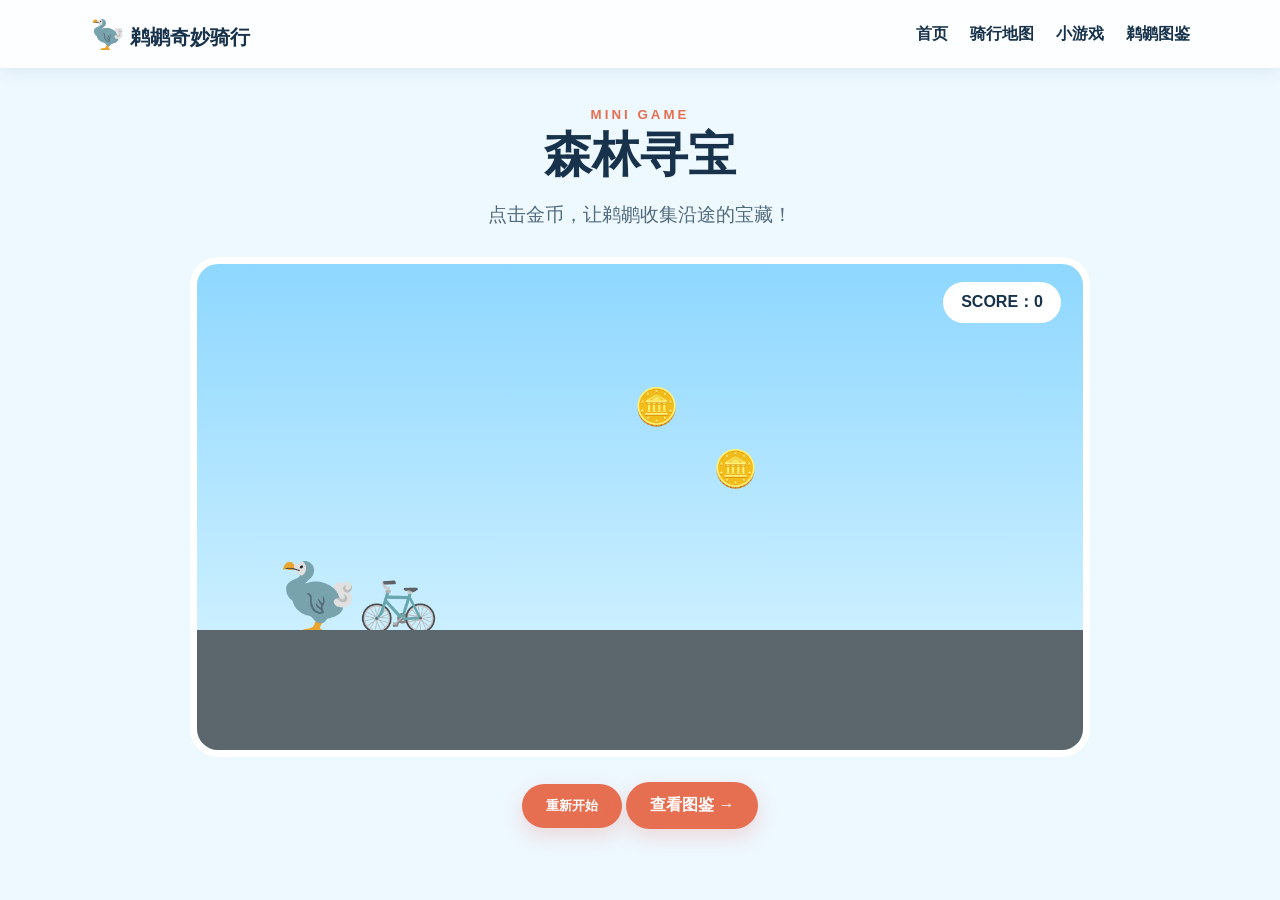
<file: game.html>
<!DOCTYPE html><html lang="zh-CN"><head><meta charset="UTF-8"><meta name="viewport" content="width=device-width,initial-scale=1"><title>骑行小游戏</title><link rel="stylesheet" href="style.css"></head><body><nav><div class="logo"><b>🦤</b> 鹈鹕奇妙骑行</div><div class="links"><a href="index.html">首页</a><a href="map.html">骑行地图</a><a href="game.html">小游戏</a><a href="pokedex.html">鹈鹕图鉴</a></div></nav><main class="page"><div class="title"><small>MINI GAME</small><h1>森林寻宝</h1><p class="lead" style="margin:auto">点击金币，让鹈鹕收集沿途的宝藏！</p></div><div class="game" id="game"><div class="score">SCORE：<span id="score">0</span></div><div class="player" id="player">🦤🚲</div><div class="groad"></div></div><div style="text-align:center"><button class="btn" onclick="startGame()">重新开始</button> <a class="btn" href="pokedex.html">查看图鉴 →</a></div></main><script>
let score=0,timer;
const box=document.getElementById('game'),player=document.getElementById('player'),scoreEl=document.getElementById('score');
function startGame(){score=0;scoreEl.textContent=score;document.querySelectorAll('.coin').forEach(e=>e.remove());clearInterval(timer);spawn();timer=setInterval(spawn,900)}
function spawn(){const c=document.createElement('div');c.className='coin';c.textContent='🪙';c.style.left=(220+Math.random()*620)+'px';c.style.top=(70+Math.random()*250)+'px';c.onclick=()=>{score+=10;scoreEl.textContent=score;c.remove()};box.appendChild(c);setTimeout(()=>c.remove(),2800)}
box.addEventListener('mousemove',e=>{const r=box.getBoundingClientRect();let y=e.clientY-r.top-45;y=Math.max(80,Math.min(330,y));player.style.bottom=(500-y)+'px'});startGame();
</script></body></html>
</file>
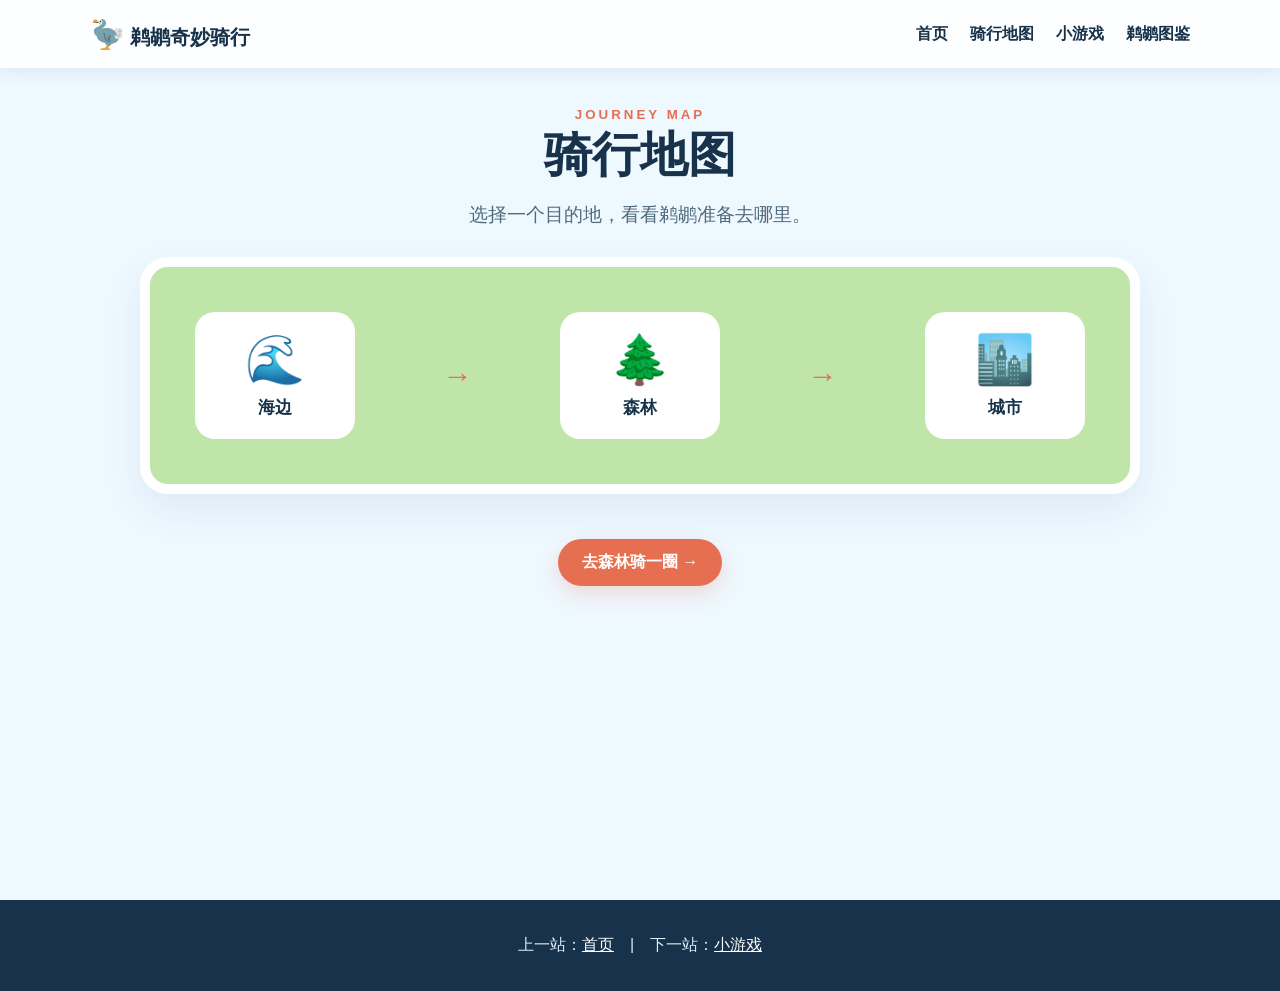
<file: map.html>
<!DOCTYPE html><html lang="zh-CN"><head><meta charset="UTF-8"><meta name="viewport" content="width=device-width,initial-scale=1"><title>骑行地图</title><link rel="stylesheet" href="style.css"></head><body><nav><div class="logo"><b>🦤</b> 鹈鹕奇妙骑行</div><div class="links"><a href="index.html">首页</a><a href="map.html">骑行地图</a><a href="game.html">小游戏</a><a href="pokedex.html">鹈鹕图鉴</a></div></nav><main class="page"><div class="title"><small>JOURNEY MAP</small><h1>骑行地图</h1><p class="lead" style="margin:auto">选择一个目的地，看看鹈鹕准备去哪里。</p></div><div class="map"><div class="route"><a class="place" href="index.html" style="text-decoration:none;color:#17324a">🌊<span>海边</span></a><div class="arrow">→</div><a class="place" href="game.html" style="text-decoration:none;color:#17324a">🌲<span>森林</span></a><div class="arrow">→</div><a class="place" href="pokedex.html" style="text-decoration:none;color:#17324a">🏙️<span>城市</span></a></div></div><div style="text-align:center"><a class="btn" href="game.html">去森林骑一圈 →</a></div></main><footer>上一站：<a href="index.html" style="color:white">首页</a>　|　下一站：<a href="game.html" style="color:white">小游戏</a></footer></body></html>
</file>
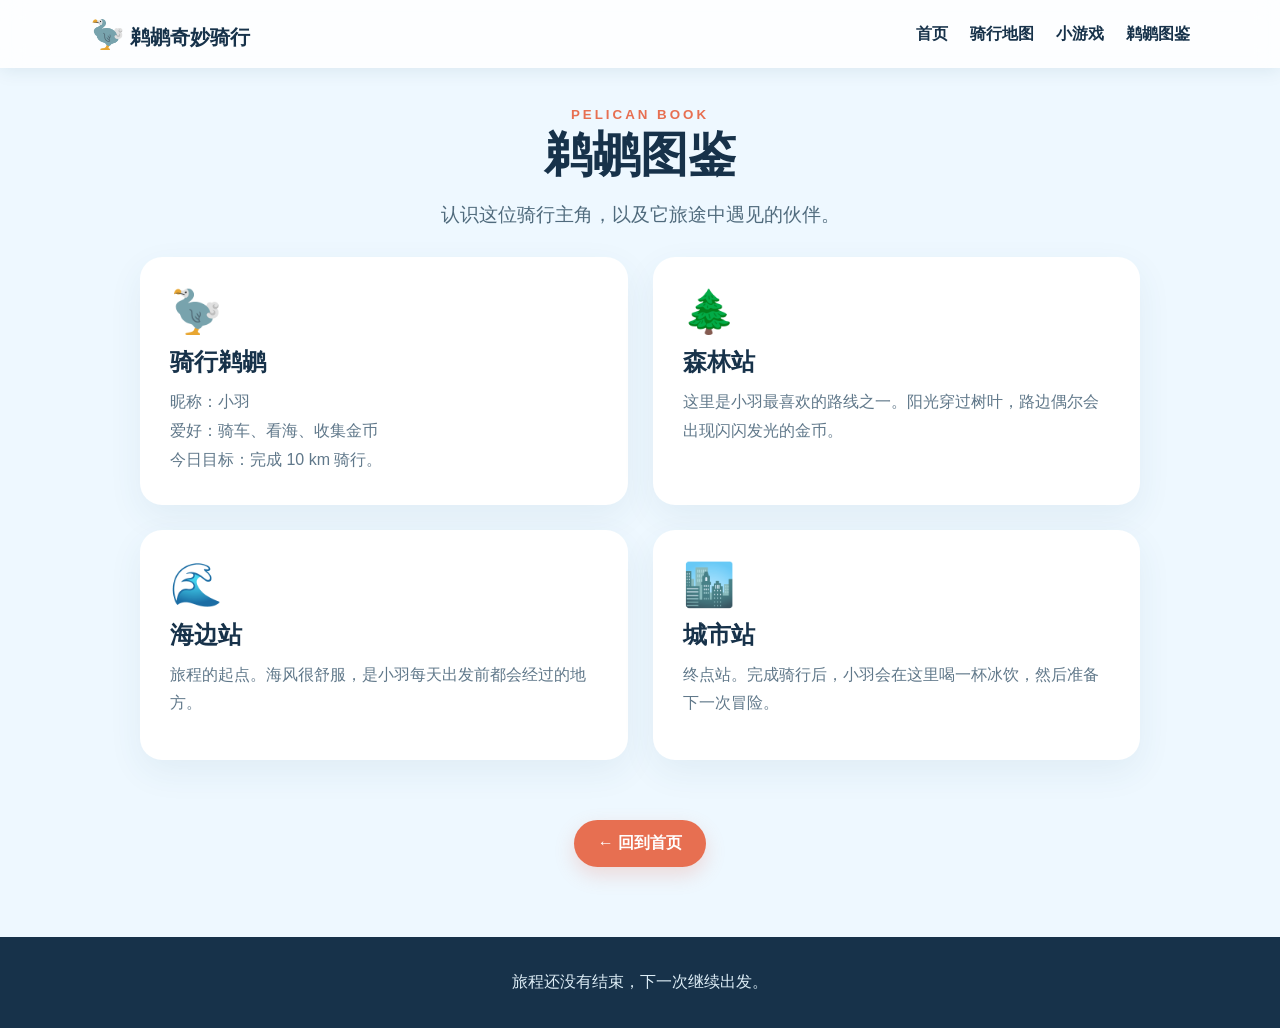
<file: pokedex.html>
<!DOCTYPE html><html lang="zh-CN"><head><meta charset="UTF-8"><meta name="viewport" content="width=device-width,initial-scale=1"><title>鹈鹕图鉴</title><link rel="stylesheet" href="style.css"></head><body><nav><div class="logo"><b>🦤</b> 鹈鹕奇妙骑行</div><div class="links"><a href="index.html">首页</a><a href="map.html">骑行地图</a><a href="game.html">小游戏</a><a href="pokedex.html">鹈鹕图鉴</a></div></nav><main class="page"><div class="title"><small>PELICAN BOOK</small><h1>鹈鹕图鉴</h1><p class="lead" style="margin:auto">认识这位骑行主角，以及它旅途中遇见的伙伴。</p></div><div class="book"><div class="card"><div class="icon">🦤</div><h2>骑行鹈鹕</h2><p>昵称：小羽<br>爱好：骑车、看海、收集金币<br>今日目标：完成 10 km 骑行。</p></div><div class="card"><div class="icon">🌲</div><h2>森林站</h2><p>这里是小羽最喜欢的路线之一。阳光穿过树叶，路边偶尔会出现闪闪发光的金币。</p></div><div class="card"><div class="icon">🌊</div><h2>海边站</h2><p>旅程的起点。海风很舒服，是小羽每天出发前都会经过的地方。</p></div><div class="card"><div class="icon">🏙️</div><h2>城市站</h2><p>终点站。完成骑行后，小羽会在这里喝一杯冰饮，然后准备下一次冒险。</p></div></div><div style="text-align:center;margin-top:35px"><a class="btn" href="index.html">← 回到首页</a></div></main><footer>旅程还没有结束，下一次继续出发。</footer></body></html>
</file>
<file: style.css>
*{box-sizing:border-box;margin:0;padding:0}html{scroll-behavior:smooth}body{font-family:"Microsoft YaHei",Arial,sans-serif;color:#17324a;background:#eef8ff}nav{position:fixed;z-index:99;top:0;left:0;right:0;height:68px;padding:0 7%;display:flex;align-items:center;justify-content:space-between;background:rgba(255,255,255,.84);backdrop-filter:blur(12px);box-shadow:0 2px 18px #17415a18}.logo{font-size:20px;font-weight:800}.logo b{font-size:28px}nav a{margin-left:22px;text-decoration:none;color:#17324a;font-weight:700}nav a:hover{color:#e76f51}.page{min-height:100vh;padding:105px 7% 70px}.hero{min-height:100vh;position:relative;overflow:hidden;padding-top:130px;background:linear-gradient(#9bdcff 0 64%,#9bd172 64% 100%)}h1{font-size:clamp(42px,7vw,82px);line-height:1.02;margin-bottom:18px}.lead{font-size:19px;line-height:1.8;color:#506b7d;max-width:600px}.btn{display:inline-block;margin-top:25px;padding:13px 24px;border-radius:99px;background:#e76f51;color:white;text-decoration:none;font-weight:800;border:0;cursor:pointer;box-shadow:0 8px 20px #e76f5138}.cards{display:grid;grid-template-columns:repeat(3,1fr);gap:22px;max-width:1100px;margin:35px auto}.card{background:white;padding:30px;border-radius:22px;box-shadow:0 12px 35px #275a7612}.card h2{margin:10px 0}.card p{color:#60788a;line-height:1.8}.icon{font-size:42px}.title{text-align:center;margin-bottom:25px}.title small{color:#e76f51;font-weight:800;letter-spacing:3px}.title h1{font-size:48px;margin-top:8px}.scene{position:absolute;left:50%;bottom:13%;width:360px;height:310px;transform:translateX(-50%);animation:bob .5s ease-in-out infinite alternate}.road{position:absolute;bottom:0;left:0;right:0;height:120px;background:#5d6870;border-top:7px solid #78858b}.road:after{content:"";position:absolute;top:55px;left:0;right:0;height:8px;background:repeating-linear-gradient(90deg,#f8eaa8 0 75px,transparent 75px 145px);animation:road .65s linear infinite}@keyframes road{to{background-position:-145px}}@keyframes bob{to{transform:translateX(-50%) translateY(-5px)}}@keyframes spin{to{transform:rotate(360deg)}}@keyframes flap{to{transform:rotate(-10deg)}}.w{position:absolute;bottom:8px;width:108px;height:108px;border:8px solid #20262b;border-radius:50%;animation:spin .65s linear infinite}.w1{left:42px}.w2{right:42px}.w:before,.w:after{content:"";position:absolute;left:50%;top:50%;width:90px;height:3px;background:#333}.w:before{transform:translate(-50%,-50%)}.w:after{transform:translate(-50%,-50%) rotate(90deg)}.frame{position:absolute;left:92px;top:185px;width:160px;height:6px;background:#e65c4d;transform:rotate(-8deg)}.frame:before,.frame:after{content:"";position:absolute;width:105px;height:6px;background:#e65c4d;transform-origin:left}.frame:before{left:25px;transform:rotate(52deg)}.frame:after{left:88px;transform:rotate(-56deg)}.seat{position:absolute;left:150px;top:153px;width:42px;height:8px;background:#222;border-radius:9px}.handle{position:absolute;left:247px;top:135px;width:42px;height:6px;background:#222;transform:rotate(-25deg)}.pedal{position:absolute;left:160px;top:202px;width:44px;height:4px;background:#222;animation:spin .65s linear infinite;transform-origin:left}.bird{position:absolute;left:120px;top:35px;width:160px;height:160px}.body{position:absolute;left:15px;top:52px;width:88px;height:75px;background:#f6f2e8;border:3px solid #b8b3a9;border-radius:50%}.head{position:absolute;left:55px;top:-10px;width:64px;height:60px;background:#faf8ef;border:3px solid #b8b3a9;border-radius:50%}.eye{position:absolute;right:12px;top:18px;width:9px;height:9px;border-radius:50%;background:#222}.beak{position:absolute;left:105px;top:14px;width:68px;height:32px;background:#e99e4c;border:2px solid #c17a32;border-radius:8px 50% 50% 8px;transform:rotate(8deg)}.beak:after{content:"";position:absolute;left:7px;top:20px;width:55px;height:21px;background:#e58b43;border-radius:0 0 50% 50%}.neck{position:absolute;left:43px;top:4px;width:50px;height:76px;background:#faf8ef;border:3px solid #b8b3a9;border-radius:45%;transform:rotate(-10deg)}.wing{position:absolute;left:10px;top:60px;width:68px;height:31px;background:#deddd5;border-radius:60% 20%;transform:rotate(18deg);transform-origin:right center;animation:flap .5s ease-in-out infinite alternate}.leg{position:absolute;top:115px;width:6px;height:45px;background:#df8c3d;border-radius:5px}.l1{left:47px}.l2{left:77px}.foot{position:absolute;top:155px;width:30px;height:7px;background:#df8c3d;border-radius:7px}.f1{left:38px}.f2{left:68px}.map{max-width:1000px;margin:20px auto;background:#bfe6a8;border:10px solid white;border-radius:28px;padding:45px;box-shadow:0 15px 40px #275a7615}.route{display:flex;align-items:center;justify-content:space-between;gap:15px}.place{width:160px;text-align:center;padding:20px;background:white;border-radius:20px;font-size:48px}.place span{display:block;font-size:17px;font-weight:800;margin-top:8px}.arrow{font-size:30px;color:#e76f51}.game{max-width:900px;margin:auto;background:linear-gradient(#8ed7ff,#dff7ff);height:500px;border-radius:28px;position:relative;overflow:hidden;border:7px solid white}.game .groad{position:absolute;bottom:0;height:120px;left:0;right:0;background:#5c666d}.player{position:absolute;font-size:65px;left:80px;bottom:115px;transition:bottom .15s}.coin{position:absolute;font-size:36px;cursor:pointer}.score{position:absolute;top:18px;right:22px;background:#fff;padding:10px 18px;border-radius:99px;font-weight:800}.book{max-width:1000px;margin:auto;display:grid;grid-template-columns:repeat(2,1fr);gap:25px}.book .card{min-height:230px}footer{text-align:center;background:#17324a;color:#dcecf5;padding:35px}@media(max-width:800px){nav .links{display:none}.cards,.book{grid-template-columns:1fr}.route{flex-direction:column}.arrow{transform:rotate(90deg)}.scene{transform:translateX(-50%) scale(.75)}}
</file>
